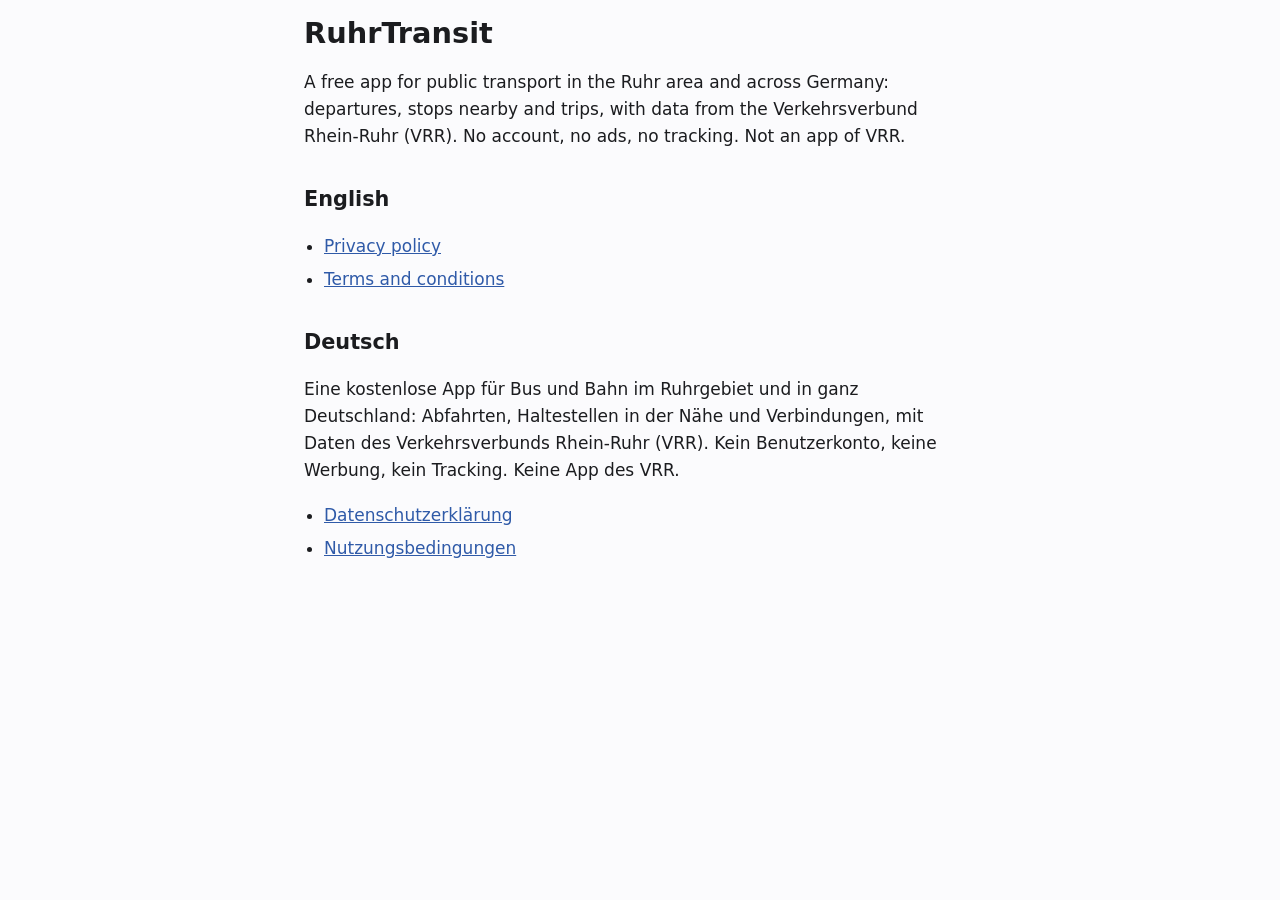
<file: docs/index.html>
<!doctype html>
<html lang="en">
<head>
<meta charset="utf-8">
<meta name="viewport" content="width=device-width, initial-scale=1">
<meta name="robots" content="noindex">
<title>RuhrTransit</title>
<link rel="stylesheet" href="style.css">
</head>
<body>
<main>
<h1>RuhrTransit</h1>
<p>A free app for public transport in the Ruhr area and across Germany: departures, stops nearby and trips, with data from the Verkehrsverbund Rhein-Ruhr (VRR). No account, no ads, no tracking. Not an app of VRR.</p>
<section lang="en">
<h2>English</h2>
<ul>
<li><a href="privacy-en.html">Privacy policy</a></li>
<li><a href="terms-en.html">Terms and conditions</a></li>
</ul>
</section>
<section lang="de">
<h2>Deutsch</h2>
<p>Eine kostenlose App für Bus und Bahn im Ruhrgebiet und in ganz Deutschland: Abfahrten, Haltestellen in der Nähe und Verbindungen, mit Daten des Verkehrsverbunds Rhein-Ruhr (VRR). Kein Benutzerkonto, keine Werbung, kein Tracking. Keine App des VRR.</p>
<ul>
<li><a href="privacy-de.html">Datenschutzerklärung</a></li>
<li><a href="terms-de.html">Nutzungsbedingungen</a></li>
</ul>
</section>
</main>
</body>
</html>
</file>
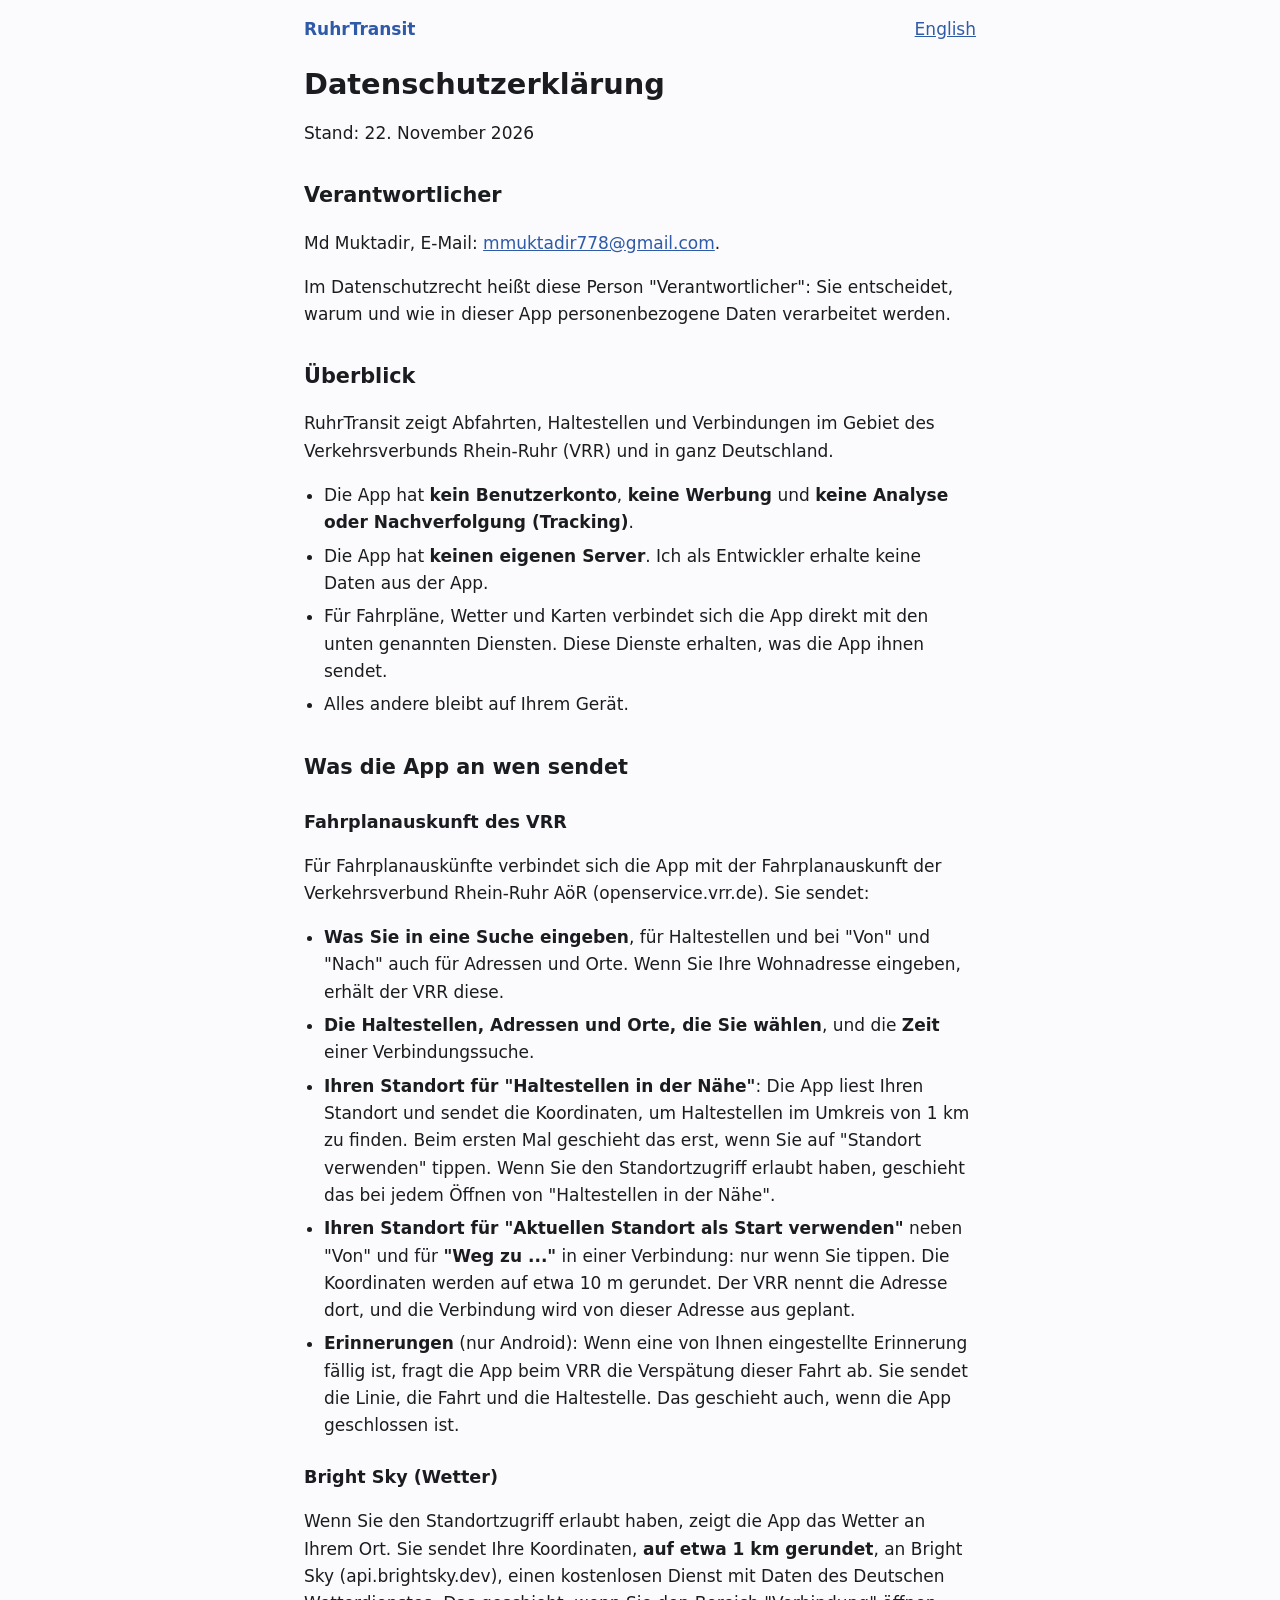
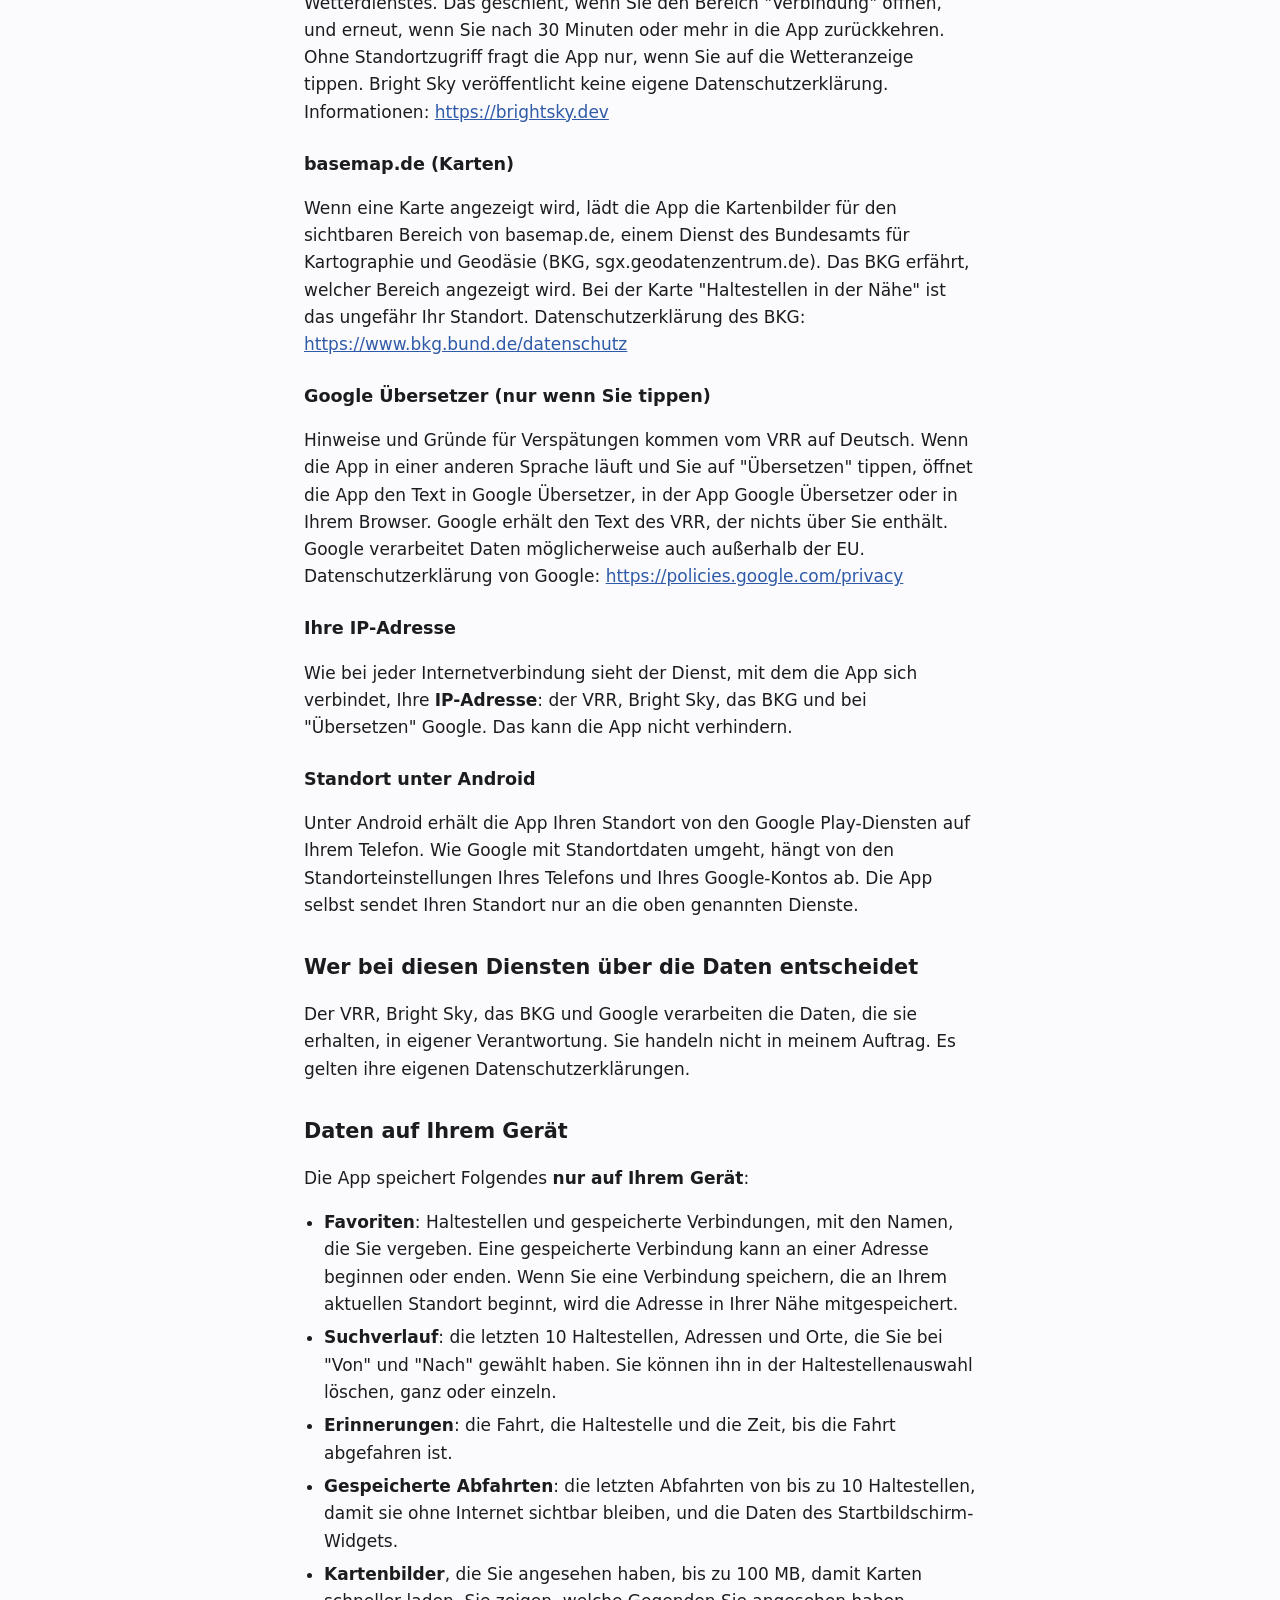
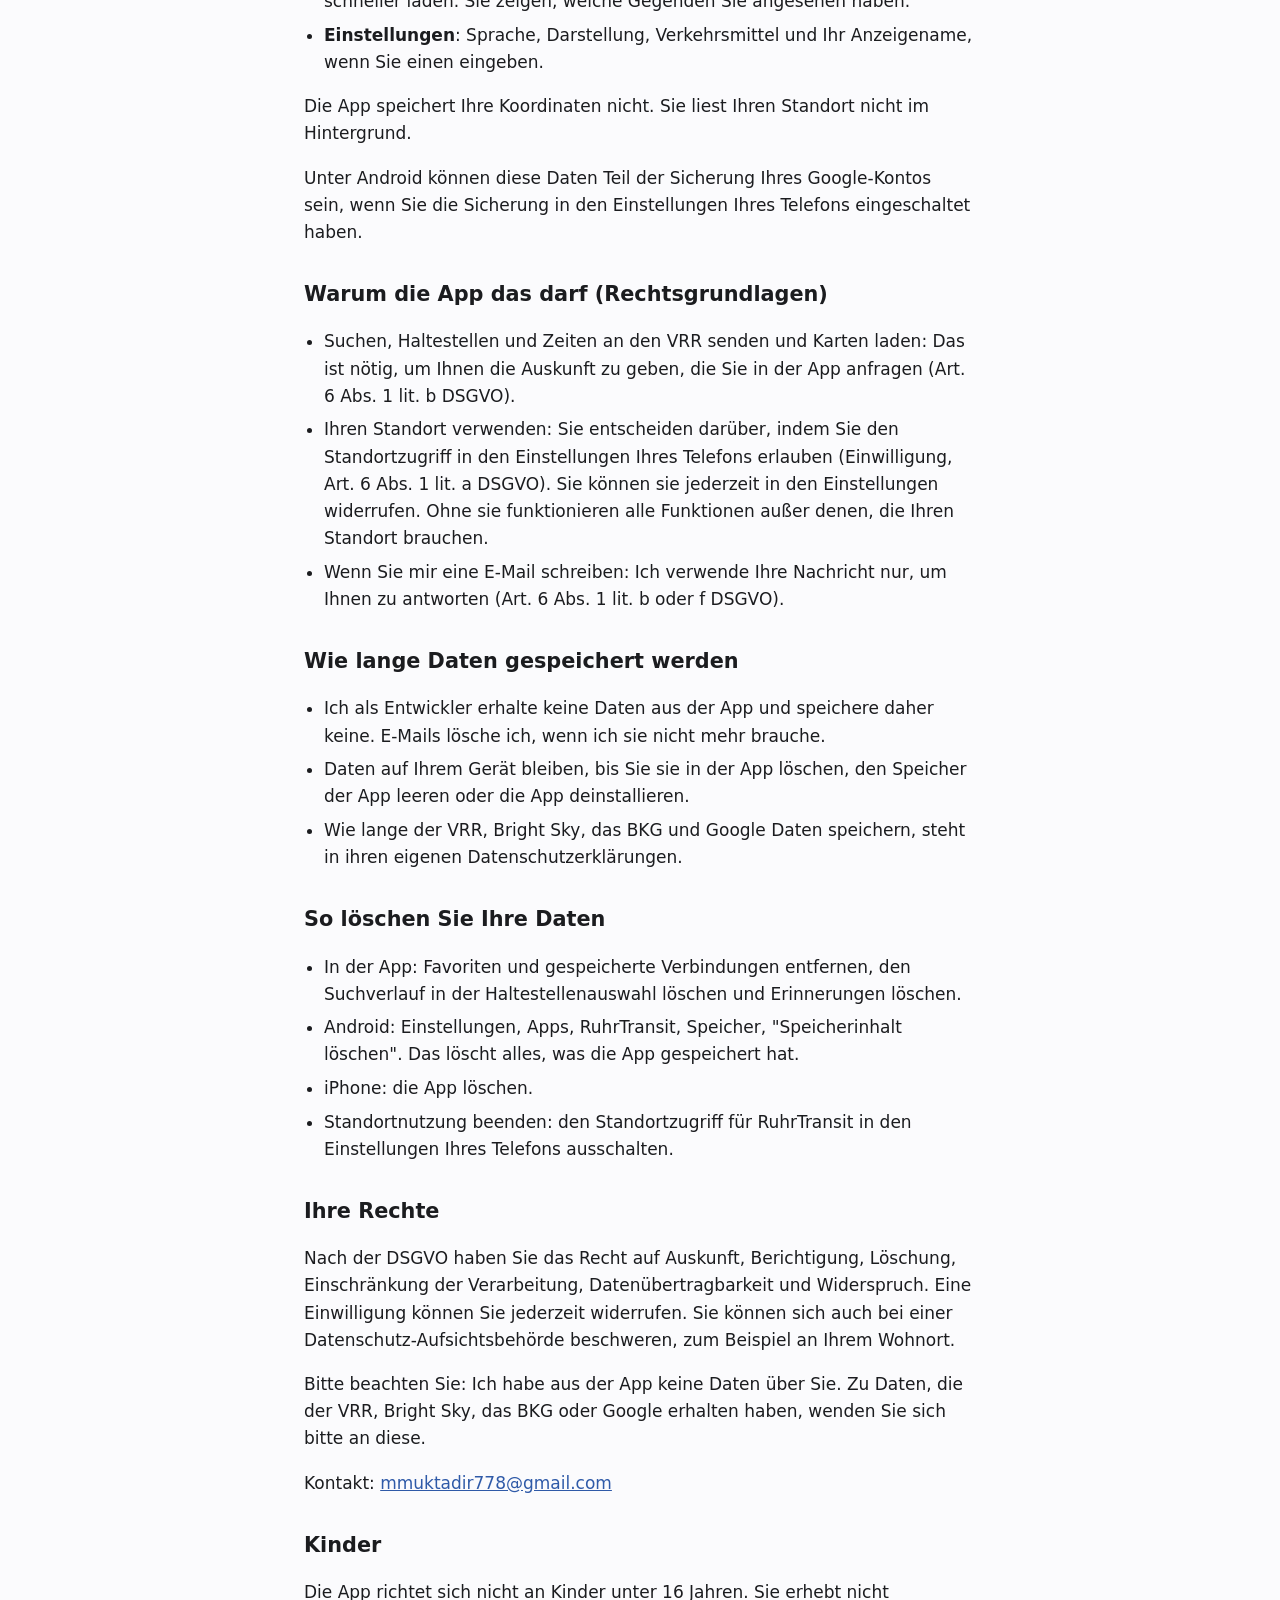
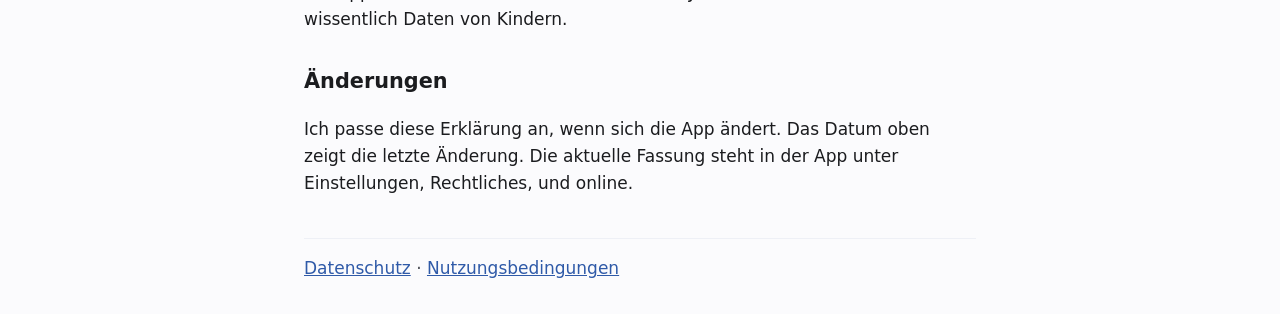
<file: docs/privacy-de.html>
<!doctype html>
<html lang="de">
<head>
<meta charset="utf-8">
<meta name="viewport" content="width=device-width, initial-scale=1">
<meta name="robots" content="noindex">
<title>Datenschutzerklärung - RuhrTransit</title>
<link rel="stylesheet" href="style.css">
</head>
<body>
<header>
  <a class="home" href="index.html">RuhrTransit</a>
  <a class="language" href="privacy-en.html" hreflang="en" lang="en">English</a>
</header>
<main>
<h1>Datenschutzerklärung</h1>
<p>Stand: 22. November 2026</p>
<h2>Verantwortlicher</h2>
<p>Md Muktadir, E-Mail: <a href="mailto:mmuktadir778@gmail.com">mmuktadir778@gmail.com</a>.</p>
<p>Im Datenschutzrecht heißt diese Person &quot;Verantwortlicher&quot;: Sie entscheidet, warum und wie in dieser App personenbezogene Daten verarbeitet werden.</p>
<h2>Überblick</h2>
<p>RuhrTransit zeigt Abfahrten, Haltestellen und Verbindungen im Gebiet des Verkehrsverbunds Rhein-Ruhr (VRR) und in ganz Deutschland.</p>
<ul>
<li>Die App hat <strong>kein Benutzerkonto</strong>, <strong>keine Werbung</strong> und <strong>keine Analyse oder Nachverfolgung (Tracking)</strong>.</li>
<li>Die App hat <strong>keinen eigenen Server</strong>. Ich als Entwickler erhalte keine Daten aus der App.</li>
<li>Für Fahrpläne, Wetter und Karten verbindet sich die App direkt mit den unten genannten Diensten. Diese Dienste erhalten, was die App ihnen sendet.</li>
<li>Alles andere bleibt auf Ihrem Gerät.</li>
</ul>
<h2>Was die App an wen sendet</h2>
<h3>Fahrplanauskunft des VRR</h3>
<p>Für Fahrplanauskünfte verbindet sich die App mit der Fahrplanauskunft der Verkehrsverbund Rhein-Ruhr AöR (openservice.vrr.de). Sie sendet:</p>
<ul>
<li><strong>Was Sie in eine Suche eingeben</strong>, für Haltestellen und bei &quot;Von&quot; und &quot;Nach&quot; auch für Adressen und Orte. Wenn Sie Ihre Wohnadresse eingeben, erhält der VRR diese.</li>
<li><strong>Die Haltestellen, Adressen und Orte, die Sie wählen</strong>, und die <strong>Zeit</strong> einer Verbindungssuche.</li>
<li><strong>Ihren Standort für &quot;Haltestellen in der Nähe&quot;</strong>: Die App liest Ihren Standort und sendet die Koordinaten, um Haltestellen im Umkreis von 1 km zu finden. Beim ersten Mal geschieht das erst, wenn Sie auf &quot;Standort verwenden&quot; tippen. Wenn Sie den Standortzugriff erlaubt haben, geschieht das bei jedem Öffnen von &quot;Haltestellen in der Nähe&quot;.</li>
<li><strong>Ihren Standort für &quot;Aktuellen Standort als Start verwenden&quot;</strong> neben &quot;Von&quot; und für <strong>&quot;Weg zu ...&quot;</strong> in einer Verbindung: nur wenn Sie tippen. Die Koordinaten werden auf etwa 10 m gerundet. Der VRR nennt die Adresse dort, und die Verbindung wird von dieser Adresse aus geplant.</li>
<li><strong>Erinnerungen</strong> (nur Android): Wenn eine von Ihnen eingestellte Erinnerung fällig ist, fragt die App beim VRR die Verspätung dieser Fahrt ab. Sie sendet die Linie, die Fahrt und die Haltestelle. Das geschieht auch, wenn die App geschlossen ist.</li>
</ul>
<h3>Bright Sky (Wetter)</h3>
<p>Wenn Sie den Standortzugriff erlaubt haben, zeigt die App das Wetter an Ihrem Ort. Sie sendet Ihre Koordinaten, <strong>auf etwa 1 km gerundet</strong>, an Bright Sky (api.brightsky.dev), einen kostenlosen Dienst mit Daten des Deutschen Wetterdienstes. Das geschieht, wenn Sie den Bereich &quot;Verbindung&quot; öffnen, und erneut, wenn Sie nach 30 Minuten oder mehr in die App zurückkehren. Ohne Standortzugriff fragt die App nur, wenn Sie auf die Wetteranzeige tippen. Bright Sky veröffentlicht keine eigene Datenschutzerklärung. Informationen: <a href="https://brightsky.dev">https://brightsky.dev</a></p>
<h3>basemap.de (Karten)</h3>
<p>Wenn eine Karte angezeigt wird, lädt die App die Kartenbilder für den sichtbaren Bereich von basemap.de, einem Dienst des Bundesamts für Kartographie und Geodäsie (BKG, sgx.geodatenzentrum.de). Das BKG erfährt, welcher Bereich angezeigt wird. Bei der Karte &quot;Haltestellen in der Nähe&quot; ist das ungefähr Ihr Standort. Datenschutzerklärung des BKG: <a href="https://www.bkg.bund.de/datenschutz">https://www.bkg.bund.de/datenschutz</a></p>
<h3>Google Übersetzer (nur wenn Sie tippen)</h3>
<p>Hinweise und Gründe für Verspätungen kommen vom VRR auf Deutsch. Wenn die App in einer anderen Sprache läuft und Sie auf &quot;Übersetzen&quot; tippen, öffnet die App den Text in Google Übersetzer, in der App Google Übersetzer oder in Ihrem Browser. Google erhält den Text des VRR, der nichts über Sie enthält. Google verarbeitet Daten möglicherweise auch außerhalb der EU. Datenschutzerklärung von Google: <a href="https://policies.google.com/privacy">https://policies.google.com/privacy</a></p>
<h3>Ihre IP-Adresse</h3>
<p>Wie bei jeder Internetverbindung sieht der Dienst, mit dem die App sich verbindet, Ihre <strong>IP-Adresse</strong>: der VRR, Bright Sky, das BKG und bei &quot;Übersetzen&quot; Google. Das kann die App nicht verhindern.</p>
<h3>Standort unter Android</h3>
<p>Unter Android erhält die App Ihren Standort von den Google Play-Diensten auf Ihrem Telefon. Wie Google mit Standortdaten umgeht, hängt von den Standorteinstellungen Ihres Telefons und Ihres Google-Kontos ab. Die App selbst sendet Ihren Standort nur an die oben genannten Dienste.</p>
<h2>Wer bei diesen Diensten über die Daten entscheidet</h2>
<p>Der VRR, Bright Sky, das BKG und Google verarbeiten die Daten, die sie erhalten, in eigener Verantwortung. Sie handeln nicht in meinem Auftrag. Es gelten ihre eigenen Datenschutzerklärungen.</p>
<h2>Daten auf Ihrem Gerät</h2>
<p>Die App speichert Folgendes <strong>nur auf Ihrem Gerät</strong>:</p>
<ul>
<li><strong>Favoriten</strong>: Haltestellen und gespeicherte Verbindungen, mit den Namen, die Sie vergeben. Eine gespeicherte Verbindung kann an einer Adresse beginnen oder enden. Wenn Sie eine Verbindung speichern, die an Ihrem aktuellen Standort beginnt, wird die Adresse in Ihrer Nähe mitgespeichert.</li>
<li><strong>Suchverlauf</strong>: die letzten 10 Haltestellen, Adressen und Orte, die Sie bei &quot;Von&quot; und &quot;Nach&quot; gewählt haben. Sie können ihn in der Haltestellenauswahl löschen, ganz oder einzeln.</li>
<li><strong>Erinnerungen</strong>: die Fahrt, die Haltestelle und die Zeit, bis die Fahrt abgefahren ist.</li>
<li><strong>Gespeicherte Abfahrten</strong>: die letzten Abfahrten von bis zu 10 Haltestellen, damit sie ohne Internet sichtbar bleiben, und die Daten des Startbildschirm-Widgets.</li>
<li><strong>Kartenbilder</strong>, die Sie angesehen haben, bis zu 100 MB, damit Karten schneller laden. Sie zeigen, welche Gegenden Sie angesehen haben.</li>
<li><strong>Einstellungen</strong>: Sprache, Darstellung, Verkehrsmittel und Ihr Anzeigename, wenn Sie einen eingeben.</li>
</ul>
<p>Die App speichert Ihre Koordinaten nicht. Sie liest Ihren Standort nicht im Hintergrund.</p>
<p>Unter Android können diese Daten Teil der Sicherung Ihres Google-Kontos sein, wenn Sie die Sicherung in den Einstellungen Ihres Telefons eingeschaltet haben.</p>
<h2>Warum die App das darf (Rechtsgrundlagen)</h2>
<ul>
<li>Suchen, Haltestellen und Zeiten an den VRR senden und Karten laden: Das ist nötig, um Ihnen die Auskunft zu geben, die Sie in der App anfragen (Art. 6 Abs. 1 lit. b DSGVO).</li>
<li>Ihren Standort verwenden: Sie entscheiden darüber, indem Sie den Standortzugriff in den Einstellungen Ihres Telefons erlauben (Einwilligung, Art. 6 Abs. 1 lit. a DSGVO). Sie können sie jederzeit in den Einstellungen widerrufen. Ohne sie funktionieren alle Funktionen außer denen, die Ihren Standort brauchen.</li>
<li>Wenn Sie mir eine E-Mail schreiben: Ich verwende Ihre Nachricht nur, um Ihnen zu antworten (Art. 6 Abs. 1 lit. b oder f DSGVO).</li>
</ul>
<h2>Wie lange Daten gespeichert werden</h2>
<ul>
<li>Ich als Entwickler erhalte keine Daten aus der App und speichere daher keine. E-Mails lösche ich, wenn ich sie nicht mehr brauche.</li>
<li>Daten auf Ihrem Gerät bleiben, bis Sie sie in der App löschen, den Speicher der App leeren oder die App deinstallieren.</li>
<li>Wie lange der VRR, Bright Sky, das BKG und Google Daten speichern, steht in ihren eigenen Datenschutzerklärungen.</li>
</ul>
<h2>So löschen Sie Ihre Daten</h2>
<ul>
<li>In der App: Favoriten und gespeicherte Verbindungen entfernen, den Suchverlauf in der Haltestellenauswahl löschen und Erinnerungen löschen.</li>
<li>Android: Einstellungen, Apps, RuhrTransit, Speicher, &quot;Speicherinhalt löschen&quot;. Das löscht alles, was die App gespeichert hat.</li>
<li>iPhone: die App löschen.</li>
<li>Standortnutzung beenden: den Standortzugriff für RuhrTransit in den Einstellungen Ihres Telefons ausschalten.</li>
</ul>
<h2>Ihre Rechte</h2>
<p>Nach der DSGVO haben Sie das Recht auf Auskunft, Berichtigung, Löschung, Einschränkung der Verarbeitung, Datenübertragbarkeit und Widerspruch. Eine Einwilligung können Sie jederzeit widerrufen. Sie können sich auch bei einer Datenschutz-Aufsichtsbehörde beschweren, zum Beispiel an Ihrem Wohnort.</p>
<p>Bitte beachten Sie: Ich habe aus der App keine Daten über Sie. Zu Daten, die der VRR, Bright Sky, das BKG oder Google erhalten haben, wenden Sie sich bitte an diese.</p>
<p>Kontakt: <a href="mailto:mmuktadir778@gmail.com">mmuktadir778@gmail.com</a></p>
<h2>Kinder</h2>
<p>Die App richtet sich nicht an Kinder unter 16 Jahren. Sie erhebt nicht wissentlich Daten von Kindern.</p>
<h2>Änderungen</h2>
<p>Ich passe diese Erklärung an, wenn sich die App ändert. Das Datum oben zeigt die letzte Änderung. Die aktuelle Fassung steht in der App unter Einstellungen, Rechtliches, und online.</p>
</main>
<footer>
  <nav><a href="privacy-de.html">Datenschutz</a> · <a href="terms-de.html">Nutzungsbedingungen</a></nav>
</footer>
</body>
</html>
</file>
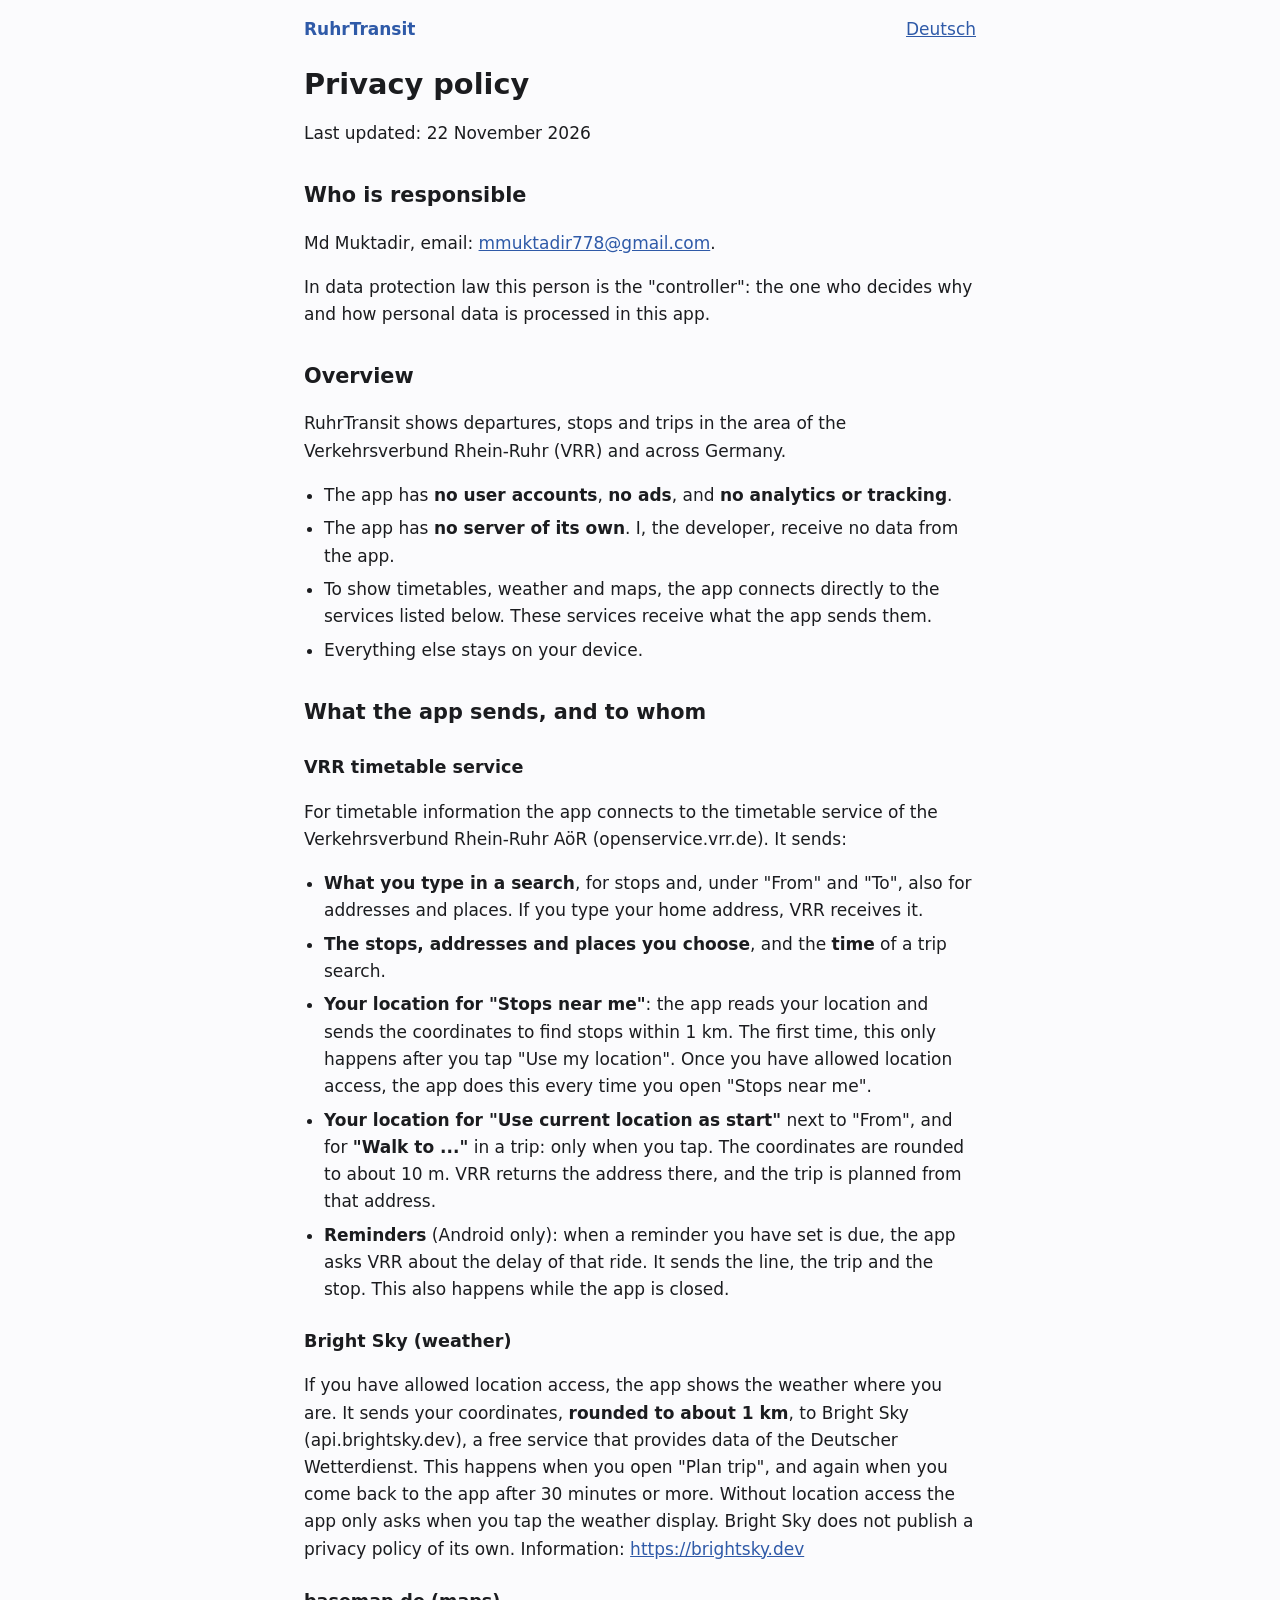
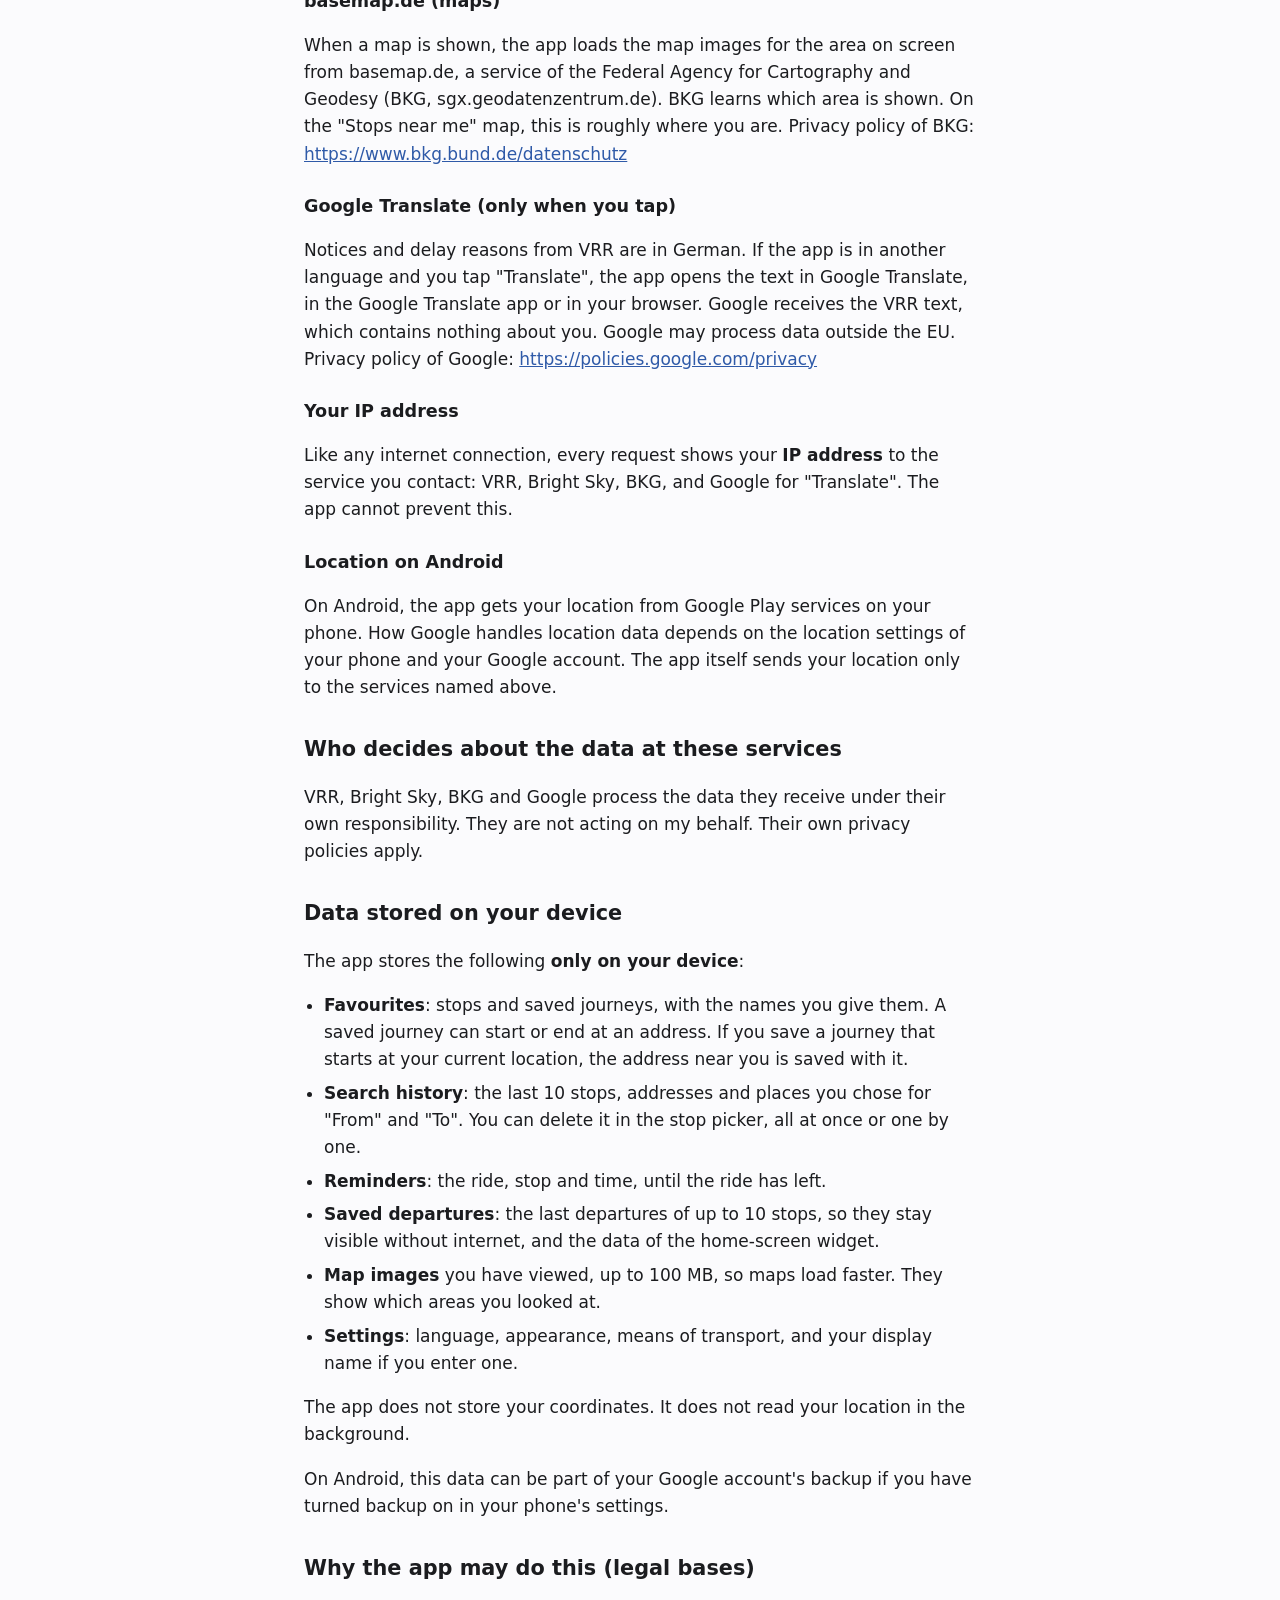
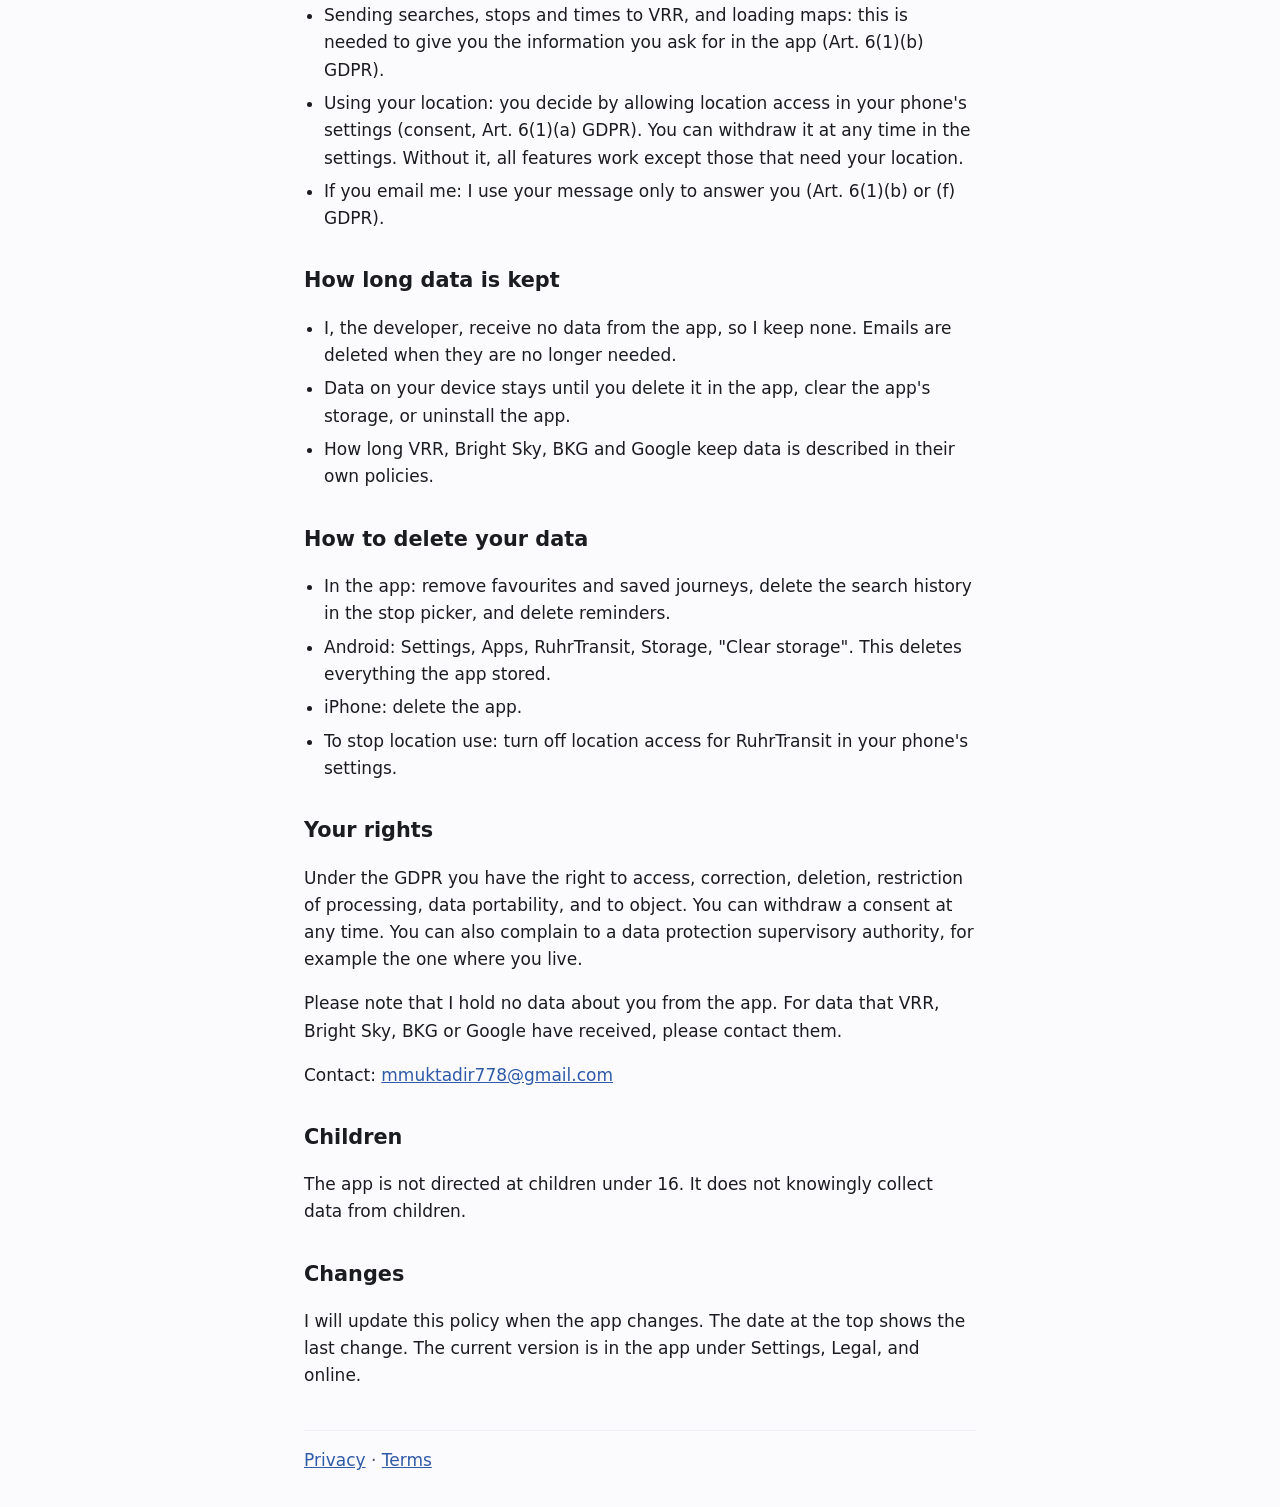
<file: docs/privacy-en.html>
<!doctype html>
<html lang="en">
<head>
<meta charset="utf-8">
<meta name="viewport" content="width=device-width, initial-scale=1">
<meta name="robots" content="noindex">
<title>Privacy policy - RuhrTransit</title>
<link rel="stylesheet" href="style.css">
</head>
<body>
<header>
  <a class="home" href="index.html">RuhrTransit</a>
  <a class="language" href="privacy-de.html" hreflang="de" lang="de">Deutsch</a>
</header>
<main>
<h1>Privacy policy</h1>
<p>Last updated: 22 November 2026</p>
<h2>Who is responsible</h2>
<p>Md Muktadir, email: <a href="mailto:mmuktadir778@gmail.com">mmuktadir778@gmail.com</a>.</p>
<p>In data protection law this person is the &quot;controller&quot;: the one who decides why and how personal data is processed in this app.</p>
<h2>Overview</h2>
<p>RuhrTransit shows departures, stops and trips in the area of the Verkehrsverbund Rhein-Ruhr (VRR) and across Germany.</p>
<ul>
<li>The app has <strong>no user accounts</strong>, <strong>no ads</strong>, and <strong>no analytics or tracking</strong>.</li>
<li>The app has <strong>no server of its own</strong>. I, the developer, receive no data from the app.</li>
<li>To show timetables, weather and maps, the app connects directly to the services listed below. These services receive what the app sends them.</li>
<li>Everything else stays on your device.</li>
</ul>
<h2>What the app sends, and to whom</h2>
<h3>VRR timetable service</h3>
<p>For timetable information the app connects to the timetable service of the Verkehrsverbund Rhein-Ruhr AöR (openservice.vrr.de). It sends:</p>
<ul>
<li><strong>What you type in a search</strong>, for stops and, under &quot;From&quot; and &quot;To&quot;, also for addresses and places. If you type your home address, VRR receives it.</li>
<li><strong>The stops, addresses and places you choose</strong>, and the <strong>time</strong> of a trip search.</li>
<li><strong>Your location for &quot;Stops near me&quot;</strong>: the app reads your location and sends the coordinates to find stops within 1 km. The first time, this only happens after you tap &quot;Use my location&quot;. Once you have allowed location access, the app does this every time you open &quot;Stops near me&quot;.</li>
<li><strong>Your location for &quot;Use current location as start&quot;</strong> next to &quot;From&quot;, and for <strong>&quot;Walk to ...&quot;</strong> in a trip: only when you tap. The coordinates are rounded to about 10 m. VRR returns the address there, and the trip is planned from that address.</li>
<li><strong>Reminders</strong> (Android only): when a reminder you have set is due, the app asks VRR about the delay of that ride. It sends the line, the trip and the stop. This also happens while the app is closed.</li>
</ul>
<h3>Bright Sky (weather)</h3>
<p>If you have allowed location access, the app shows the weather where you are. It sends your coordinates, <strong>rounded to about 1 km</strong>, to Bright Sky (api.brightsky.dev), a free service that provides data of the Deutscher Wetterdienst. This happens when you open &quot;Plan trip&quot;, and again when you come back to the app after 30 minutes or more. Without location access the app only asks when you tap the weather display. Bright Sky does not publish a privacy policy of its own. Information: <a href="https://brightsky.dev">https://brightsky.dev</a></p>
<h3>basemap.de (maps)</h3>
<p>When a map is shown, the app loads the map images for the area on screen from basemap.de, a service of the Federal Agency for Cartography and Geodesy (BKG, sgx.geodatenzentrum.de). BKG learns which area is shown. On the &quot;Stops near me&quot; map, this is roughly where you are. Privacy policy of BKG: <a href="https://www.bkg.bund.de/datenschutz">https://www.bkg.bund.de/datenschutz</a></p>
<h3>Google Translate (only when you tap)</h3>
<p>Notices and delay reasons from VRR are in German. If the app is in another language and you tap &quot;Translate&quot;, the app opens the text in Google Translate, in the Google Translate app or in your browser. Google receives the VRR text, which contains nothing about you. Google may process data outside the EU. Privacy policy of Google: <a href="https://policies.google.com/privacy">https://policies.google.com/privacy</a></p>
<h3>Your IP address</h3>
<p>Like any internet connection, every request shows your <strong>IP address</strong> to the service you contact: VRR, Bright Sky, BKG, and Google for &quot;Translate&quot;. The app cannot prevent this.</p>
<h3>Location on Android</h3>
<p>On Android, the app gets your location from Google Play services on your phone. How Google handles location data depends on the location settings of your phone and your Google account. The app itself sends your location only to the services named above.</p>
<h2>Who decides about the data at these services</h2>
<p>VRR, Bright Sky, BKG and Google process the data they receive under their own responsibility. They are not acting on my behalf. Their own privacy policies apply.</p>
<h2>Data stored on your device</h2>
<p>The app stores the following <strong>only on your device</strong>:</p>
<ul>
<li><strong>Favourites</strong>: stops and saved journeys, with the names you give them. A saved journey can start or end at an address. If you save a journey that starts at your current location, the address near you is saved with it.</li>
<li><strong>Search history</strong>: the last 10 stops, addresses and places you chose for &quot;From&quot; and &quot;To&quot;. You can delete it in the stop picker, all at once or one by one.</li>
<li><strong>Reminders</strong>: the ride, stop and time, until the ride has left.</li>
<li><strong>Saved departures</strong>: the last departures of up to 10 stops, so they stay visible without internet, and the data of the home-screen widget.</li>
<li><strong>Map images</strong> you have viewed, up to 100 MB, so maps load faster. They show which areas you looked at.</li>
<li><strong>Settings</strong>: language, appearance, means of transport, and your display name if you enter one.</li>
</ul>
<p>The app does not store your coordinates. It does not read your location in the background.</p>
<p>On Android, this data can be part of your Google account's backup if you have turned backup on in your phone's settings.</p>
<h2>Why the app may do this (legal bases)</h2>
<ul>
<li>Sending searches, stops and times to VRR, and loading maps: this is needed to give you the information you ask for in the app (Art. 6(1)(b) GDPR).</li>
<li>Using your location: you decide by allowing location access in your phone's settings (consent, Art. 6(1)(a) GDPR). You can withdraw it at any time in the settings. Without it, all features work except those that need your location.</li>
<li>If you email me: I use your message only to answer you (Art. 6(1)(b) or (f) GDPR).</li>
</ul>
<h2>How long data is kept</h2>
<ul>
<li>I, the developer, receive no data from the app, so I keep none. Emails are deleted when they are no longer needed.</li>
<li>Data on your device stays until you delete it in the app, clear the app's storage, or uninstall the app.</li>
<li>How long VRR, Bright Sky, BKG and Google keep data is described in their own policies.</li>
</ul>
<h2>How to delete your data</h2>
<ul>
<li>In the app: remove favourites and saved journeys, delete the search history in the stop picker, and delete reminders.</li>
<li>Android: Settings, Apps, RuhrTransit, Storage, &quot;Clear storage&quot;. This deletes everything the app stored.</li>
<li>iPhone: delete the app.</li>
<li>To stop location use: turn off location access for RuhrTransit in your phone's settings.</li>
</ul>
<h2>Your rights</h2>
<p>Under the GDPR you have the right to access, correction, deletion, restriction of processing, data portability, and to object. You can withdraw a consent at any time. You can also complain to a data protection supervisory authority, for example the one where you live.</p>
<p>Please note that I hold no data about you from the app. For data that VRR, Bright Sky, BKG or Google have received, please contact them.</p>
<p>Contact: <a href="mailto:mmuktadir778@gmail.com">mmuktadir778@gmail.com</a></p>
<h2>Children</h2>
<p>The app is not directed at children under 16. It does not knowingly collect data from children.</p>
<h2>Changes</h2>
<p>I will update this policy when the app changes. The date at the top shows the last change. The current version is in the app under Settings, Legal, and online.</p>
</main>
<footer>
  <nav><a href="privacy-en.html">Privacy</a> · <a href="terms-en.html">Terms</a></nav>
</footer>
</body>
</html>
</file>
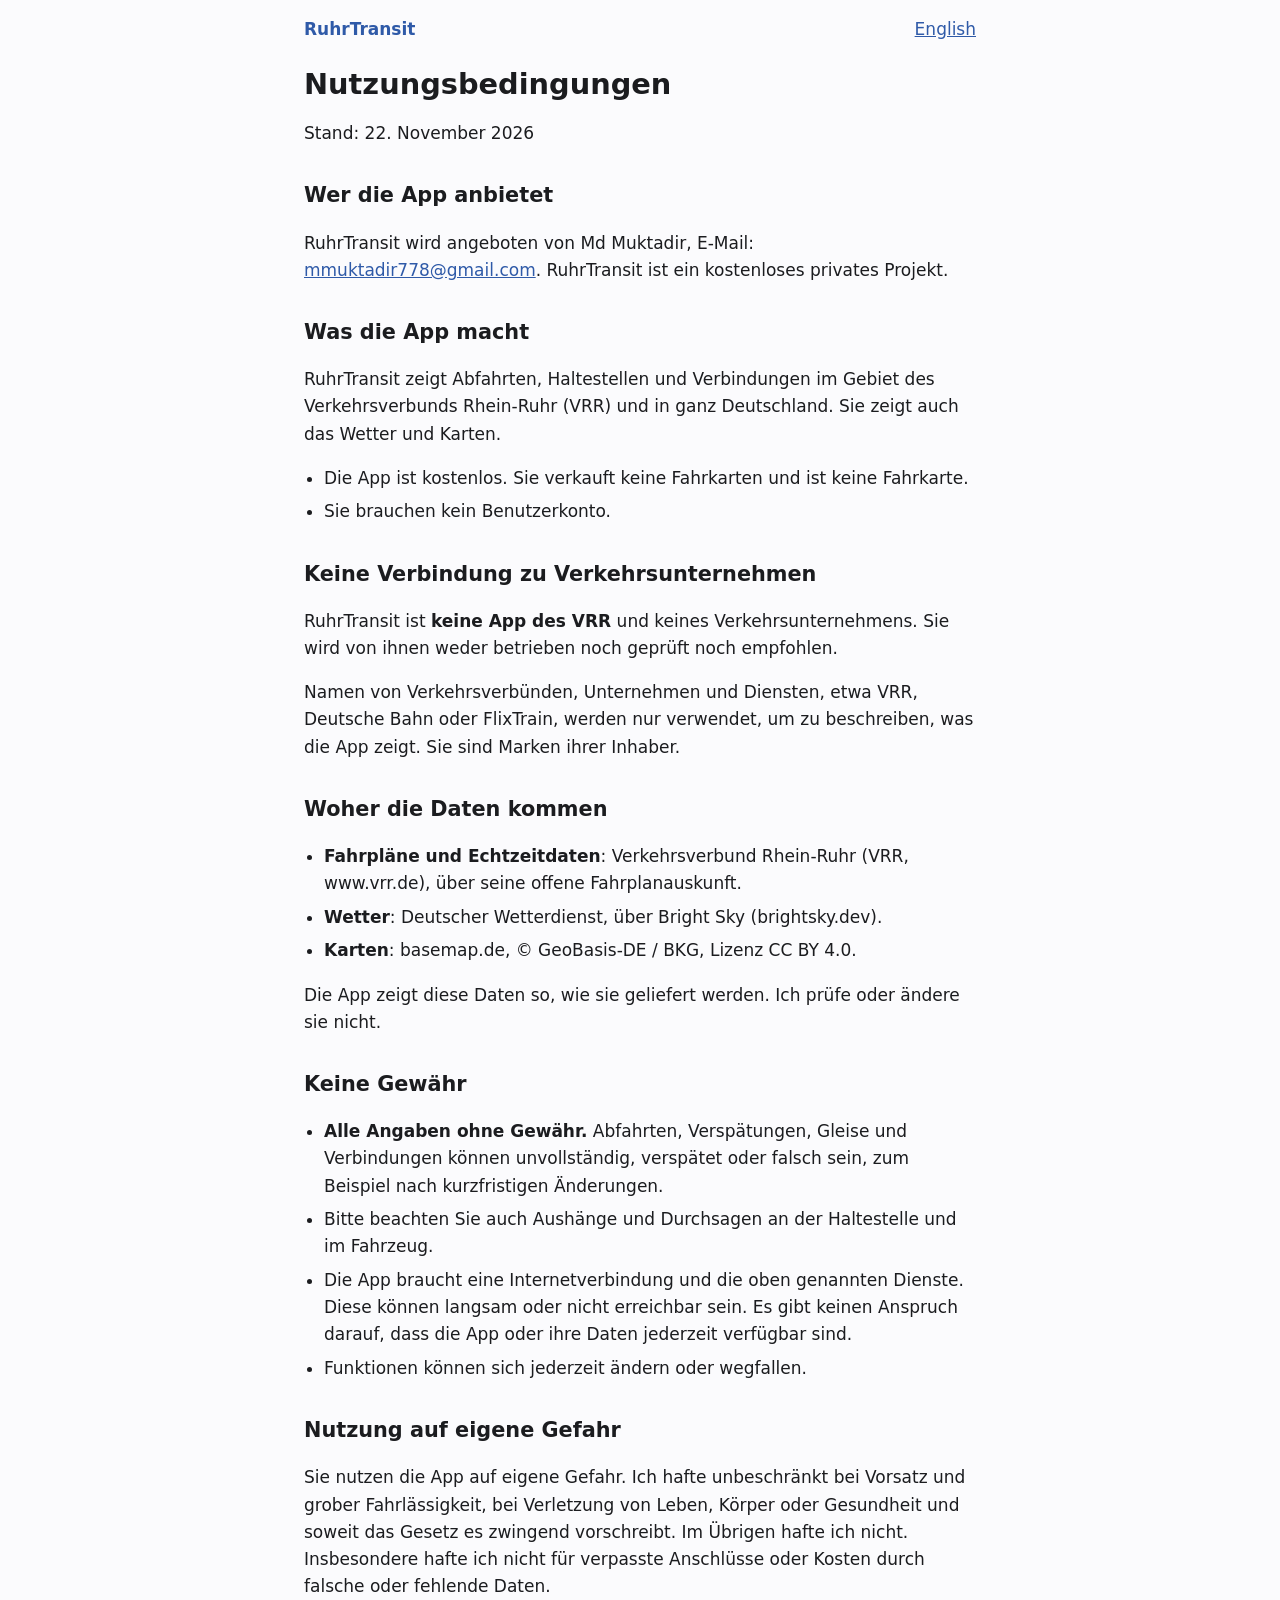
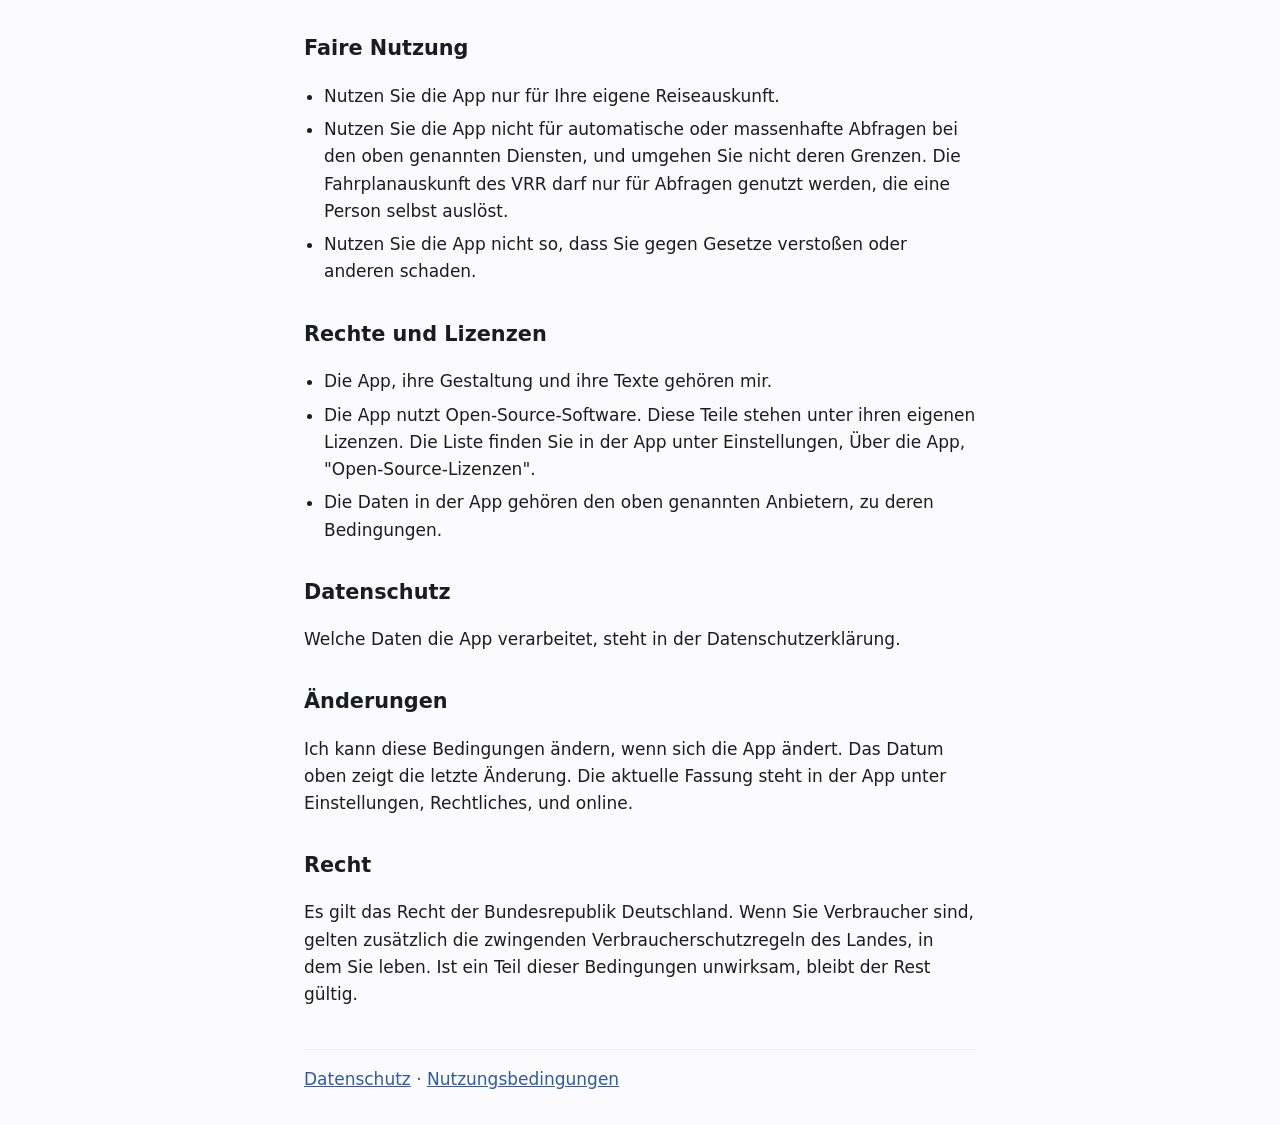
<file: docs/terms-de.html>
<!doctype html>
<html lang="de">
<head>
<meta charset="utf-8">
<meta name="viewport" content="width=device-width, initial-scale=1">
<meta name="robots" content="noindex">
<title>Nutzungsbedingungen - RuhrTransit</title>
<link rel="stylesheet" href="style.css">
</head>
<body>
<header>
  <a class="home" href="index.html">RuhrTransit</a>
  <a class="language" href="terms-en.html" hreflang="en" lang="en">English</a>
</header>
<main>
<h1>Nutzungsbedingungen</h1>
<p>Stand: 22. November 2026</p>
<h2>Wer die App anbietet</h2>
<p>RuhrTransit wird angeboten von Md Muktadir, E-Mail: <a href="mailto:mmuktadir778@gmail.com">mmuktadir778@gmail.com</a>. RuhrTransit ist ein kostenloses privates Projekt.</p>
<h2>Was die App macht</h2>
<p>RuhrTransit zeigt Abfahrten, Haltestellen und Verbindungen im Gebiet des Verkehrsverbunds Rhein-Ruhr (VRR) und in ganz Deutschland. Sie zeigt auch das Wetter und Karten.</p>
<ul>
<li>Die App ist kostenlos. Sie verkauft keine Fahrkarten und ist keine Fahrkarte.</li>
<li>Sie brauchen kein Benutzerkonto.</li>
</ul>
<h2>Keine Verbindung zu Verkehrsunternehmen</h2>
<p>RuhrTransit ist <strong>keine App des VRR</strong> und keines Verkehrsunternehmens. Sie wird von ihnen weder betrieben noch geprüft noch empfohlen.</p>
<p>Namen von Verkehrsverbünden, Unternehmen und Diensten, etwa VRR, Deutsche Bahn oder FlixTrain, werden nur verwendet, um zu beschreiben, was die App zeigt. Sie sind Marken ihrer Inhaber.</p>
<h2>Woher die Daten kommen</h2>
<ul>
<li><strong>Fahrpläne und Echtzeitdaten</strong>: Verkehrsverbund Rhein-Ruhr (VRR, www.vrr.de), über seine offene Fahrplanauskunft.</li>
<li><strong>Wetter</strong>: Deutscher Wetterdienst, über Bright Sky (brightsky.dev).</li>
<li><strong>Karten</strong>: basemap.de, © GeoBasis-DE / BKG, Lizenz CC BY 4.0.</li>
</ul>
<p>Die App zeigt diese Daten so, wie sie geliefert werden. Ich prüfe oder ändere sie nicht.</p>
<h2>Keine Gewähr</h2>
<ul>
<li><strong>Alle Angaben ohne Gewähr.</strong> Abfahrten, Verspätungen, Gleise und Verbindungen können unvollständig, verspätet oder falsch sein, zum Beispiel nach kurzfristigen Änderungen.</li>
<li>Bitte beachten Sie auch Aushänge und Durchsagen an der Haltestelle und im Fahrzeug.</li>
<li>Die App braucht eine Internetverbindung und die oben genannten Dienste. Diese können langsam oder nicht erreichbar sein. Es gibt keinen Anspruch darauf, dass die App oder ihre Daten jederzeit verfügbar sind.</li>
<li>Funktionen können sich jederzeit ändern oder wegfallen.</li>
</ul>
<h2>Nutzung auf eigene Gefahr</h2>
<p>Sie nutzen die App auf eigene Gefahr. Ich hafte unbeschränkt bei Vorsatz und grober Fahrlässigkeit, bei Verletzung von Leben, Körper oder Gesundheit und soweit das Gesetz es zwingend vorschreibt. Im Übrigen hafte ich nicht. Insbesondere hafte ich nicht für verpasste Anschlüsse oder Kosten durch falsche oder fehlende Daten.</p>
<h2>Faire Nutzung</h2>
<ul>
<li>Nutzen Sie die App nur für Ihre eigene Reiseauskunft.</li>
<li>Nutzen Sie die App nicht für automatische oder massenhafte Abfragen bei den oben genannten Diensten, und umgehen Sie nicht deren Grenzen. Die Fahrplanauskunft des VRR darf nur für Abfragen genutzt werden, die eine Person selbst auslöst.</li>
<li>Nutzen Sie die App nicht so, dass Sie gegen Gesetze verstoßen oder anderen schaden.</li>
</ul>
<h2>Rechte und Lizenzen</h2>
<ul>
<li>Die App, ihre Gestaltung und ihre Texte gehören mir.</li>
<li>Die App nutzt Open-Source-Software. Diese Teile stehen unter ihren eigenen Lizenzen. Die Liste finden Sie in der App unter Einstellungen, Über die App, &quot;Open-Source-Lizenzen&quot;.</li>
<li>Die Daten in der App gehören den oben genannten Anbietern, zu deren Bedingungen.</li>
</ul>
<h2>Datenschutz</h2>
<p>Welche Daten die App verarbeitet, steht in der Datenschutzerklärung.</p>
<h2>Änderungen</h2>
<p>Ich kann diese Bedingungen ändern, wenn sich die App ändert. Das Datum oben zeigt die letzte Änderung. Die aktuelle Fassung steht in der App unter Einstellungen, Rechtliches, und online.</p>
<h2>Recht</h2>
<p>Es gilt das Recht der Bundesrepublik Deutschland. Wenn Sie Verbraucher sind, gelten zusätzlich die zwingenden Verbraucherschutzregeln des Landes, in dem Sie leben. Ist ein Teil dieser Bedingungen unwirksam, bleibt der Rest gültig.</p>
</main>
<footer>
  <nav><a href="privacy-de.html">Datenschutz</a> · <a href="terms-de.html">Nutzungsbedingungen</a></nav>
</footer>
</body>
</html>
</file>
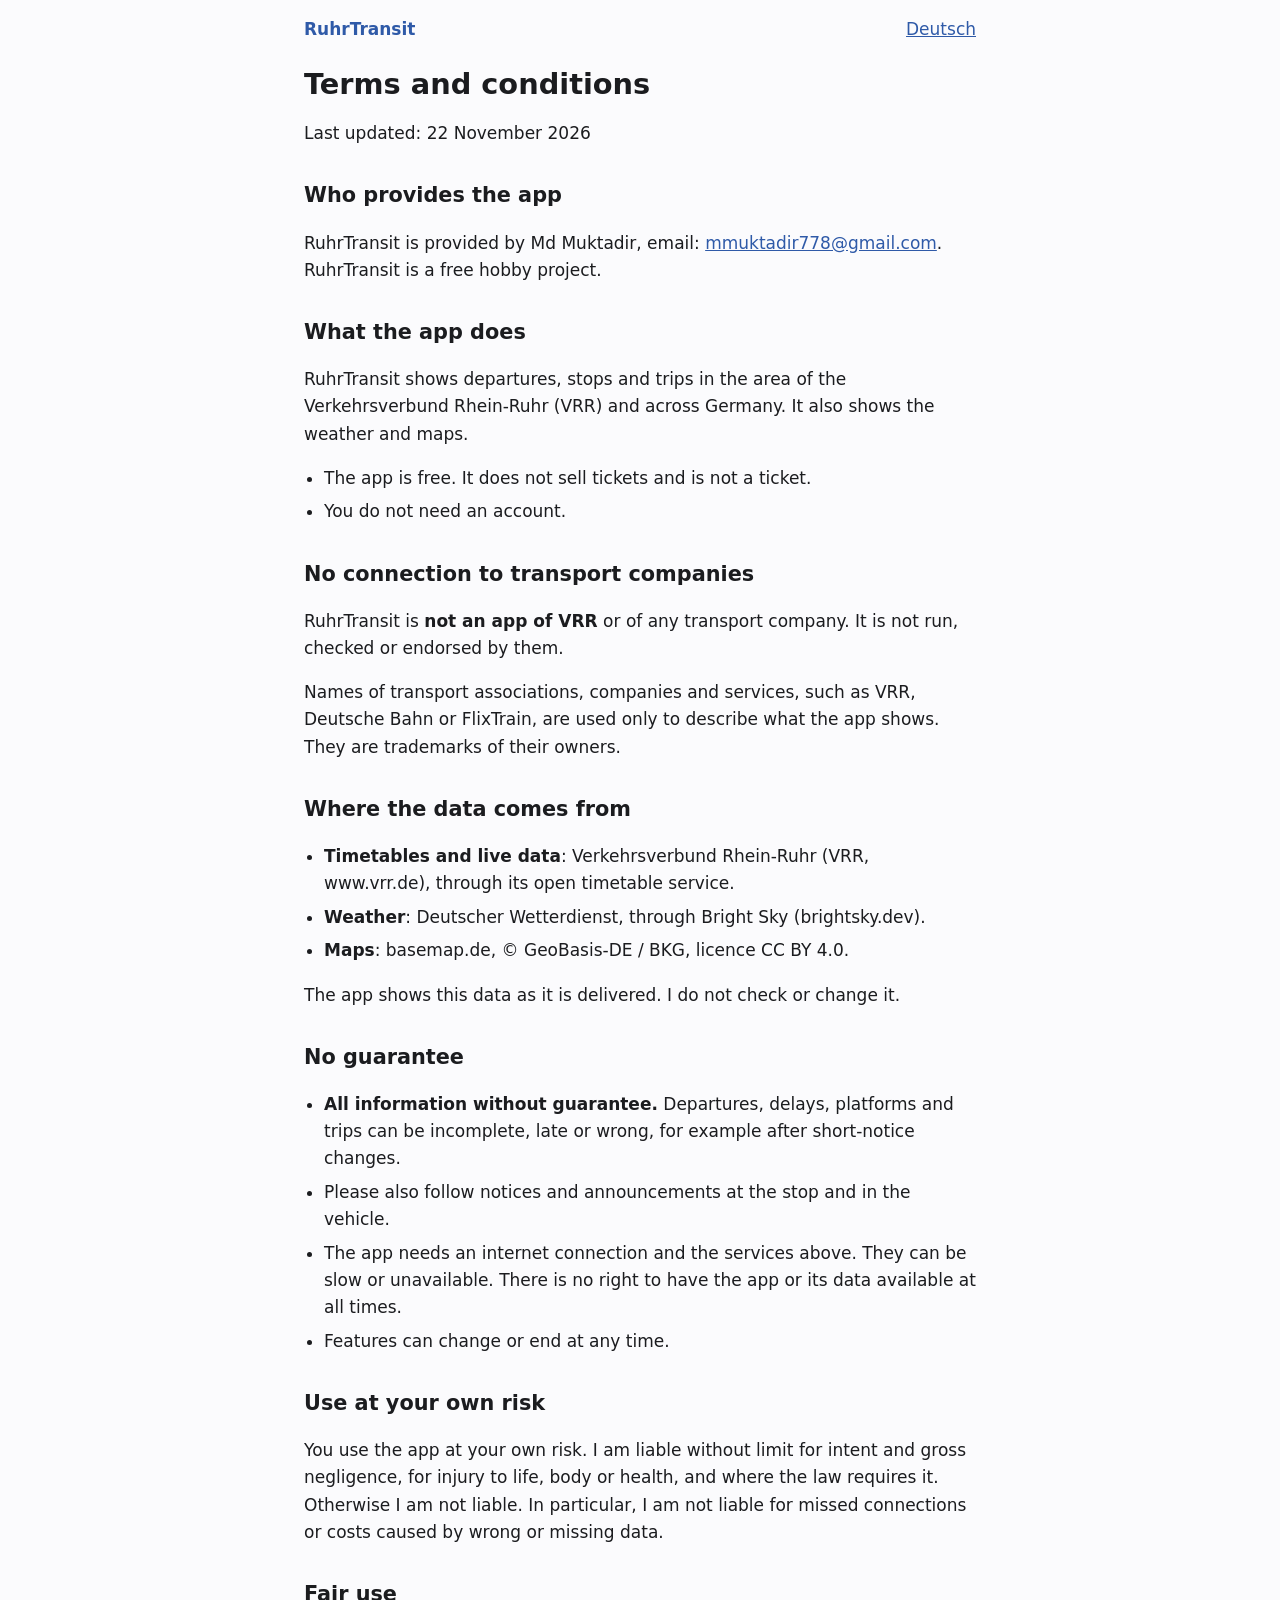
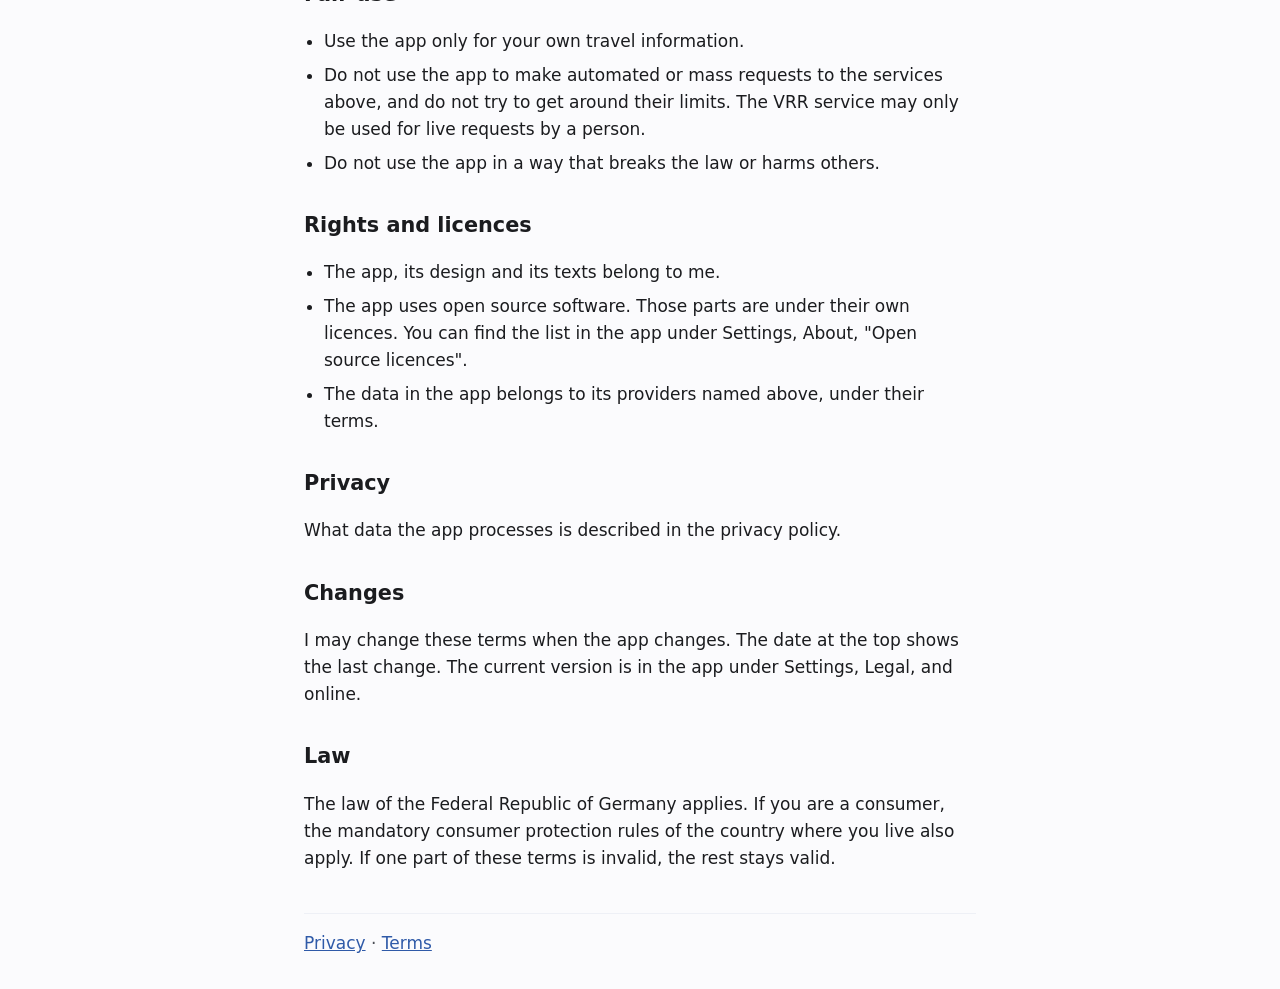
<file: docs/terms-en.html>
<!doctype html>
<html lang="en">
<head>
<meta charset="utf-8">
<meta name="viewport" content="width=device-width, initial-scale=1">
<meta name="robots" content="noindex">
<title>Terms and conditions - RuhrTransit</title>
<link rel="stylesheet" href="style.css">
</head>
<body>
<header>
  <a class="home" href="index.html">RuhrTransit</a>
  <a class="language" href="terms-de.html" hreflang="de" lang="de">Deutsch</a>
</header>
<main>
<h1>Terms and conditions</h1>
<p>Last updated: 22 November 2026</p>
<h2>Who provides the app</h2>
<p>RuhrTransit is provided by Md Muktadir, email: <a href="mailto:mmuktadir778@gmail.com">mmuktadir778@gmail.com</a>. RuhrTransit is a free hobby project.</p>
<h2>What the app does</h2>
<p>RuhrTransit shows departures, stops and trips in the area of the Verkehrsverbund Rhein-Ruhr (VRR) and across Germany. It also shows the weather and maps.</p>
<ul>
<li>The app is free. It does not sell tickets and is not a ticket.</li>
<li>You do not need an account.</li>
</ul>
<h2>No connection to transport companies</h2>
<p>RuhrTransit is <strong>not an app of VRR</strong> or of any transport company. It is not run, checked or endorsed by them.</p>
<p>Names of transport associations, companies and services, such as VRR, Deutsche Bahn or FlixTrain, are used only to describe what the app shows. They are trademarks of their owners.</p>
<h2>Where the data comes from</h2>
<ul>
<li><strong>Timetables and live data</strong>: Verkehrsverbund Rhein-Ruhr (VRR, www.vrr.de), through its open timetable service.</li>
<li><strong>Weather</strong>: Deutscher Wetterdienst, through Bright Sky (brightsky.dev).</li>
<li><strong>Maps</strong>: basemap.de, © GeoBasis-DE / BKG, licence CC BY 4.0.</li>
</ul>
<p>The app shows this data as it is delivered. I do not check or change it.</p>
<h2>No guarantee</h2>
<ul>
<li><strong>All information without guarantee.</strong> Departures, delays, platforms and trips can be incomplete, late or wrong, for example after short-notice changes.</li>
<li>Please also follow notices and announcements at the stop and in the vehicle.</li>
<li>The app needs an internet connection and the services above. They can be slow or unavailable. There is no right to have the app or its data available at all times.</li>
<li>Features can change or end at any time.</li>
</ul>
<h2>Use at your own risk</h2>
<p>You use the app at your own risk. I am liable without limit for intent and gross negligence, for injury to life, body or health, and where the law requires it. Otherwise I am not liable. In particular, I am not liable for missed connections or costs caused by wrong or missing data.</p>
<h2>Fair use</h2>
<ul>
<li>Use the app only for your own travel information.</li>
<li>Do not use the app to make automated or mass requests to the services above, and do not try to get around their limits. The VRR service may only be used for live requests by a person.</li>
<li>Do not use the app in a way that breaks the law or harms others.</li>
</ul>
<h2>Rights and licences</h2>
<ul>
<li>The app, its design and its texts belong to me.</li>
<li>The app uses open source software. Those parts are under their own licences. You can find the list in the app under Settings, About, &quot;Open source licences&quot;.</li>
<li>The data in the app belongs to its providers named above, under their terms.</li>
</ul>
<h2>Privacy</h2>
<p>What data the app processes is described in the privacy policy.</p>
<h2>Changes</h2>
<p>I may change these terms when the app changes. The date at the top shows the last change. The current version is in the app under Settings, Legal, and online.</p>
<h2>Law</h2>
<p>The law of the Federal Republic of Germany applies. If you are a consumer, the mandatory consumer protection rules of the country where you live also apply. If one part of these terms is invalid, the rest stays valid.</p>
</main>
<footer>
  <nav><a href="privacy-en.html">Privacy</a> · <a href="terms-en.html">Terms</a></nav>
</footer>
</body>
</html>
</file>
<file: docs/style.css>
:root {
  color-scheme: light dark;
  --text: #1b1c1f;
  --muted: #4a4d55;
  --background: #fbfbfd;
  --card: #eef0f6;
  --accent: #2f5aa8;
  --draft: #fff4d6;
  --draft-border: #d9a400;
}
@media (prefers-color-scheme: dark) {
  :root {
    --text: #e4e5ea;
    --muted: #b4b7c0;
    --background: #121316;
    --card: #1f2127;
    --accent: #9dbbff;
    --draft: #3a3112;
    --draft-border: #c99a12;
  }
}
* { box-sizing: border-box; }
body {
  margin: 0;
  background: var(--background);
  color: var(--text);
  font: 17px/1.6 system-ui, -apple-system, "Segoe UI", Roboto, sans-serif;
}
header, main, footer { max-width: 44rem; margin: 0 auto; padding: 0 16px; }
header {
  display: flex;
  justify-content: space-between;
  align-items: center;
  padding-top: 16px;
  padding-bottom: 8px;
}
.home { font-weight: 700; text-decoration: none; }
a { color: var(--accent); overflow-wrap: anywhere; }
h1 { font-size: 1.8rem; line-height: 1.25; margin: 1rem 0; }
h2 { font-size: 1.3rem; margin: 2rem 0 0.5rem; }
h3 { font-size: 1.1rem; margin: 1.5rem 0 0.25rem; }
ul { padding-left: 1.25rem; }
li { margin: 0.4rem 0; }
.draft {
  background: var(--draft);
  border-left: 4px solid var(--draft-border);
  padding: 12px 16px;
  border-radius: 8px;
}
footer { padding-top: 24px; padding-bottom: 32px; color: var(--muted); }
footer nav { border-top: 1px solid var(--card); padding-top: 16px; }
</file>
